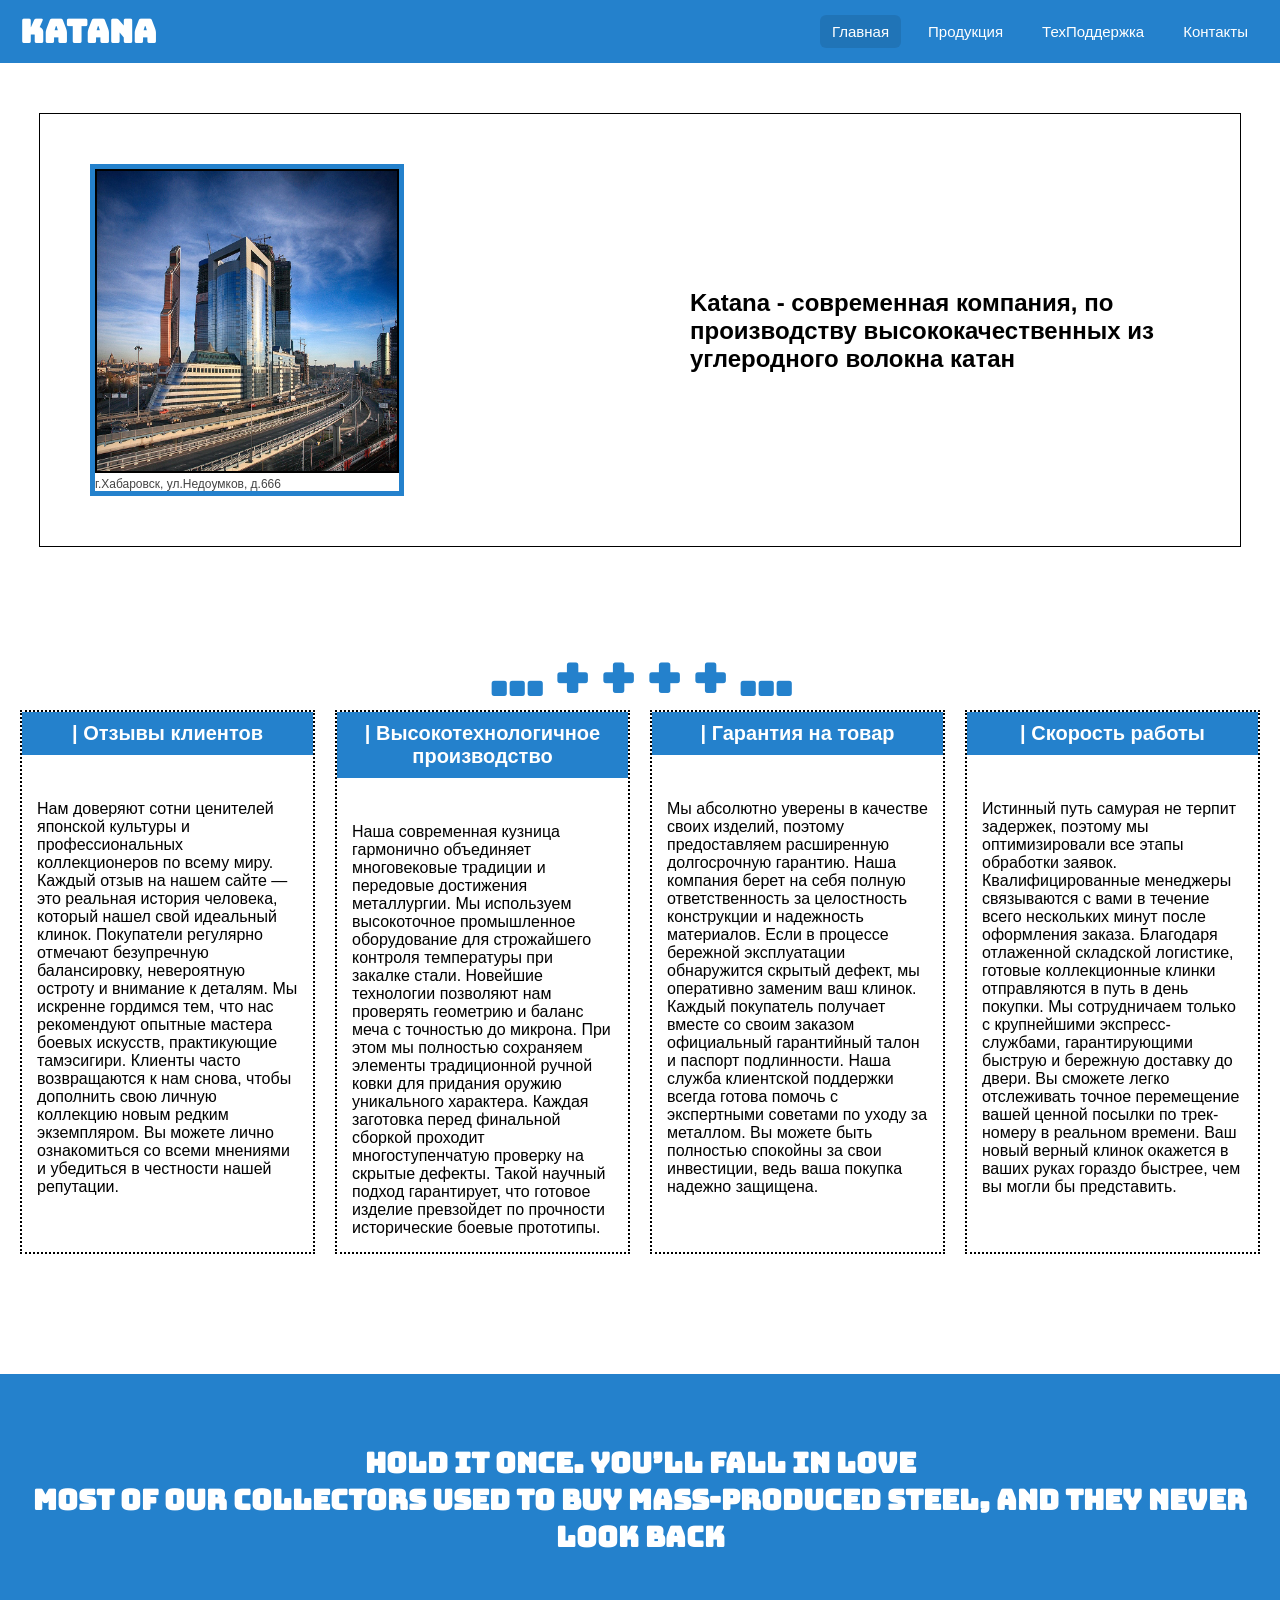
<file: index.html>
<!DOCTYPE html>
<html lang="ru">
<head>
    <meta charset="UTF-8">
    <meta name="viewport" content="width=device-width, initial-scale=1.0">
    <title>Главная — Магазин самурайских мечей</title>
    <link rel="stylesheet" href="style.css">
</head>
<body>

    <!-- Единая шапка -->
    <header class="site-header">
        <div class="logo">KATANA</div>
        <nav class="nav-menu">
            <a href="index.html" class="nav-link active-link">Главная</a>
            <a href="products.html" class="nav-link">Продукция</a>
            <a href="support.html" class="nav-link">ТехПоддержка</a>
            <a href="contacts.html" class="nav-link">Контакты</a>
        </nav>
    </header>

    <main class="container">
        <div class="about-company-main-page info-in-center">
            <div class="about-company-main-page-image">
                <img src="photos/MainOffice.jpg">
                <p>г.Хабаровск, ул.Недоумков, д.666</p>
            </div>
            <h1><b>Katana</b> - современная компания, по производству высококачественных из углеродного волокна катан</h1>
        </div>
        <div class="main-page-pluses">
            <p class="plus-character">... + + + + ...</p>
            <div class="main-page-list">
                <div class="card-pluses">
                    <p class="topic">| Отзывы клиентов</p>
                    <p class="opisanie">Нам доверяют сотни ценителей японской культуры и профессиональных коллекционеров по всему миру. Каждый отзыв на нашем сайте — это реальная история человека, который нашел свой идеальный клинок. Покупатели регулярно отмечают безупречную балансировку, невероятную остроту и внимание к деталям. Мы искренне гордимся тем, что нас рекомендуют опытные мастера боевых искусств, практикующие тамэсигири. Клиенты часто возвращаются к нам снова, чтобы дополнить свою личную коллекцию новым редким экземпляром. Вы можете лично ознакомиться со всеми мнениями и убедиться в честности нашей репутации.</p>
                </div>
                <div class="card-pluses">
                    <p class="topic">| Высокотехнологичное производство</p>
                    <p class="opisanie">Наша современная кузница гармонично объединяет многовековые традиции и передовые достижения металлургии. Мы используем высокоточное промышленное оборудование для строжайшего контроля температуры при закалке стали. Новейшие технологии позволяют нам проверять геометрию и баланс меча с точностью до микрона. При этом мы полностью сохраняем элементы традиционной ручной ковки для придания оружию уникального характера. Каждая заготовка перед финальной сборкой проходит многоступенчатую проверку на скрытые дефекты. Такой научный подход гарантирует, что готовое изделие превзойдет по прочности исторические боевые прототипы.</p>
                </div>
                <div class="card-pluses">
                    <p class="topic">| Гарантия на товар</p>
                    <p class="opisanie">Мы абсолютно уверены в качестве своих изделий, поэтому предоставляем расширенную долгосрочную гарантию. Наша компания берет на себя полную ответственность за целостность конструкции и надежность материалов. Если в процессе бережной эксплуатации обнаружится скрытый дефект, мы оперативно заменим ваш клинок. Каждый покупатель получает вместе со своим заказом официальный гарантийный талон и паспорт подлинности. Наша служба клиентской поддержки всегда готова помочь с экспертными советами по уходу за металлом. Вы можете быть полностью спокойны за свои инвестиции, ведь ваша покупка надежно защищена.</p>
                </div>
                <div class="card-pluses">
                    <p class="topic">| Скорость работы</p>
                    <p class="opisanie">Истинный путь самурая не терпит задержек, поэтому мы оптимизировали все этапы обработки заявок. Квалифицированные менеджеры связываются с вами в течение всего нескольких минут после оформления заказа. Благодаря отлаженной складской логистике, готовые коллекционные клинки отправляются в путь в день покупки. Мы сотрудничаем только с крупнейшими экспресс-службами, гарантирующими быструю и бережную доставку до двери. Вы сможете легко отслеживать точное перемещение вашей ценной посылки по трек-номеру в реальном времени. Ваш новый верный клинок окажется в ваших руках гораздо быстрее, чем вы могли бы представить.</p>
                </div>
            </div>
        </div>
    </main>
    <div class="blue-block-recommendation">
        <h3>Hold it once. You’ll fall in love</p>
        <p>Most of our collectors used to buy mass-produced steel, and they never look back</p>
    </div>

    <script src="script.js"></script>
</body>
</html>
</file>
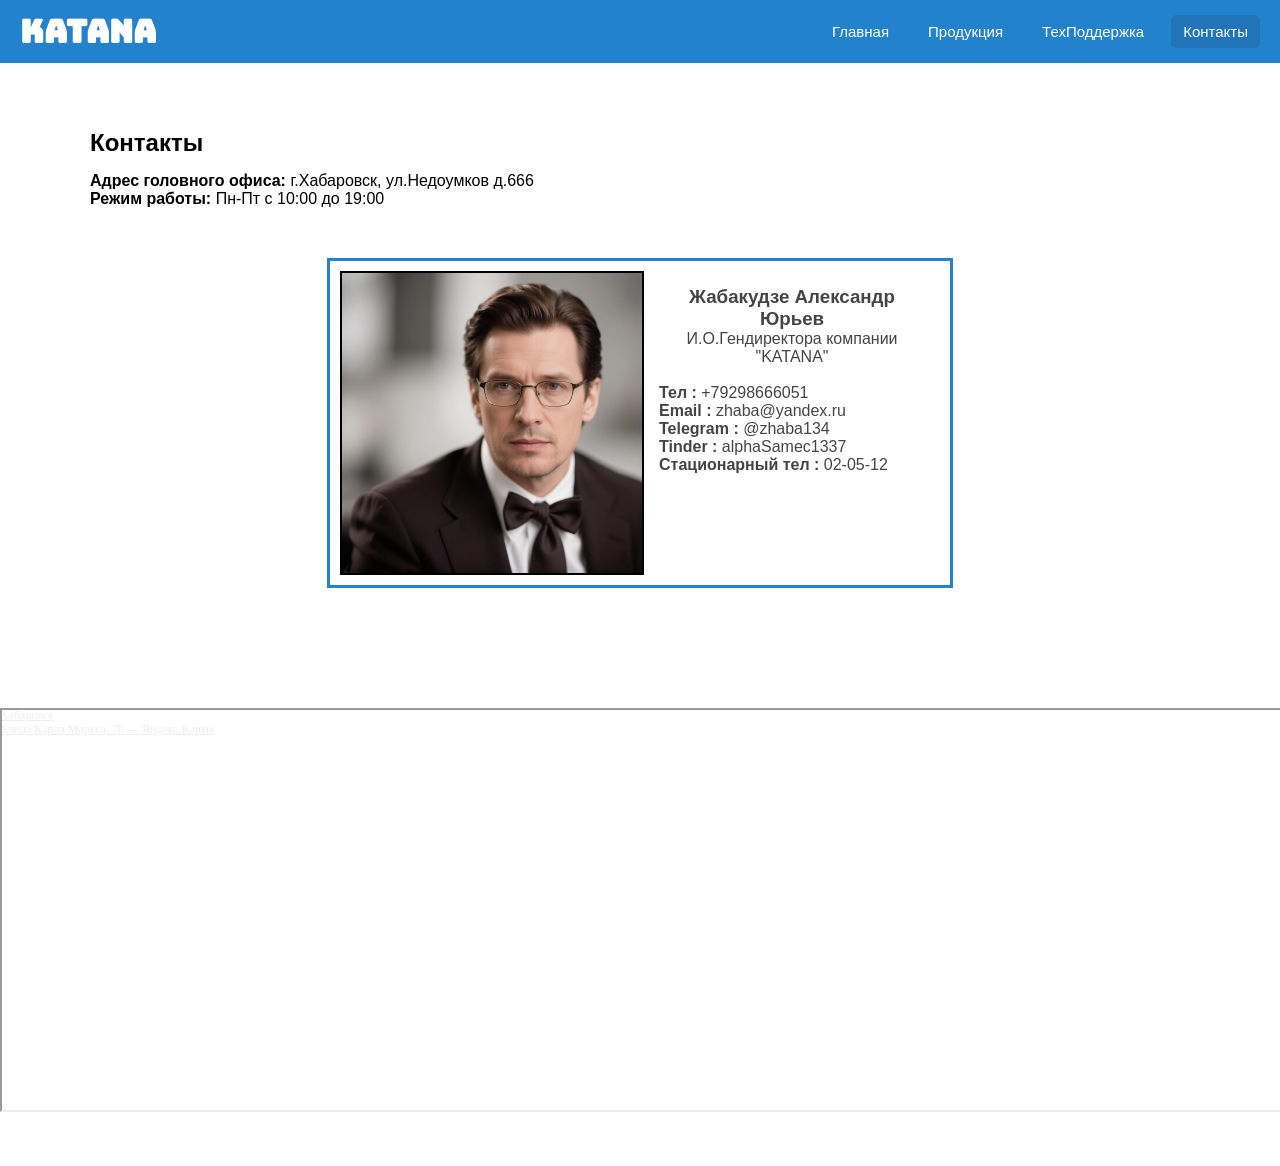
<file: contacts.html>
<!DOCTYPE html>
<html lang="ru">
<head>
    <meta charset="UTF-8">
    <meta name="viewport" content="width=device-width, initial-scale=1.0">
    <title>Контакты — Магазин самурайских мечей</title>
    <link rel="stylesheet" href="style.css">
</head>
<body>

    <header class="site-header">
        <div class="logo">KATANA</div>
        <nav class="nav-menu">
            <a href="index.html" class="nav-link">Главная</a>
            <a href="products.html" class="nav-link">Продукция</a>
            <a href="support.html" class="nav-link">ТехПоддержка</a>
            <a href="contacts.html" class="nav-link active-link">Контакты</a>
        </nav>
    </header>

    <main class="container info-in-center">
        <h1>Контакты</h1>
        <div class="contacts-container">
            <p><strong>Адрес головного офиса:</strong> г.Хабаровск, ул.Недоумков д.666</p>
            <p><strong>Режим работы:</strong> Пн-Пт с 10:00 до 19:00</p>
        </div>
        <div class="flex-and-center">
            <div class="director-card">
                <img src="photos/director.jpeg" class="director-photo">
                <div class="director-info">    
                    <h3 class="to-center">Жабакудзе Александр Юрьев</h3>
                    <p class="to-center">И.О.Гендиректора компании "KATANA"</p>
                    <br>
                    <p class="to-left"><b>Тел : </b>+79298666051</p>
                    <p class="to-left"><b>Email : </b>zhaba@yandex.ru</p>
                    <p class="to-left"><b>Telegram : </b>@zhaba134</p>
                    <p class="to-left"><b>Tinder : </b>alphaSamec1337</p>
                    <p class="to-left"><b>Стационарный тел : </b>02-05-12</p>


                </div>
            </div>
        </div>
    </main>
    <div class="map" style="position:relative;overflow:hidden;"><a href="https://yandex.ru/maps/76/khabarovsk/?utm_medium=mapframe&utm_source=maps" style="color:#eee;font-size:12px;position:absolute;top:0px;">Хабаровск</a><a href="https://yandex.ru/maps/76/khabarovsk/house/ulitsa_karla_marksa_70/ZUoDaAdoSEABWUJua2J1eXpkbAg=/?indoorLevel=1&ll=135.081061%2C48.486640&utm_medium=mapframe&utm_source=maps&z=17.85" style="color:#eee;font-size:12px;position:absolute;top:14px;">Улица Карла Маркса, 70 — Яндекс Карты</a><iframe src="https://yandex.ru/map-widget/v1/?indoorLevel=1&ll=135.081061%2C48.486640&mode=whatshere&whatshere%5Bpoint%5D=135.081234%2C48.486591&whatshere%5Bzoom%5D=17&z=17.85" width="100%" height="400" frameborder="1" allowfullscreen="true" style="position:relative;"></iframe></div>
</body>
</html>
</file>
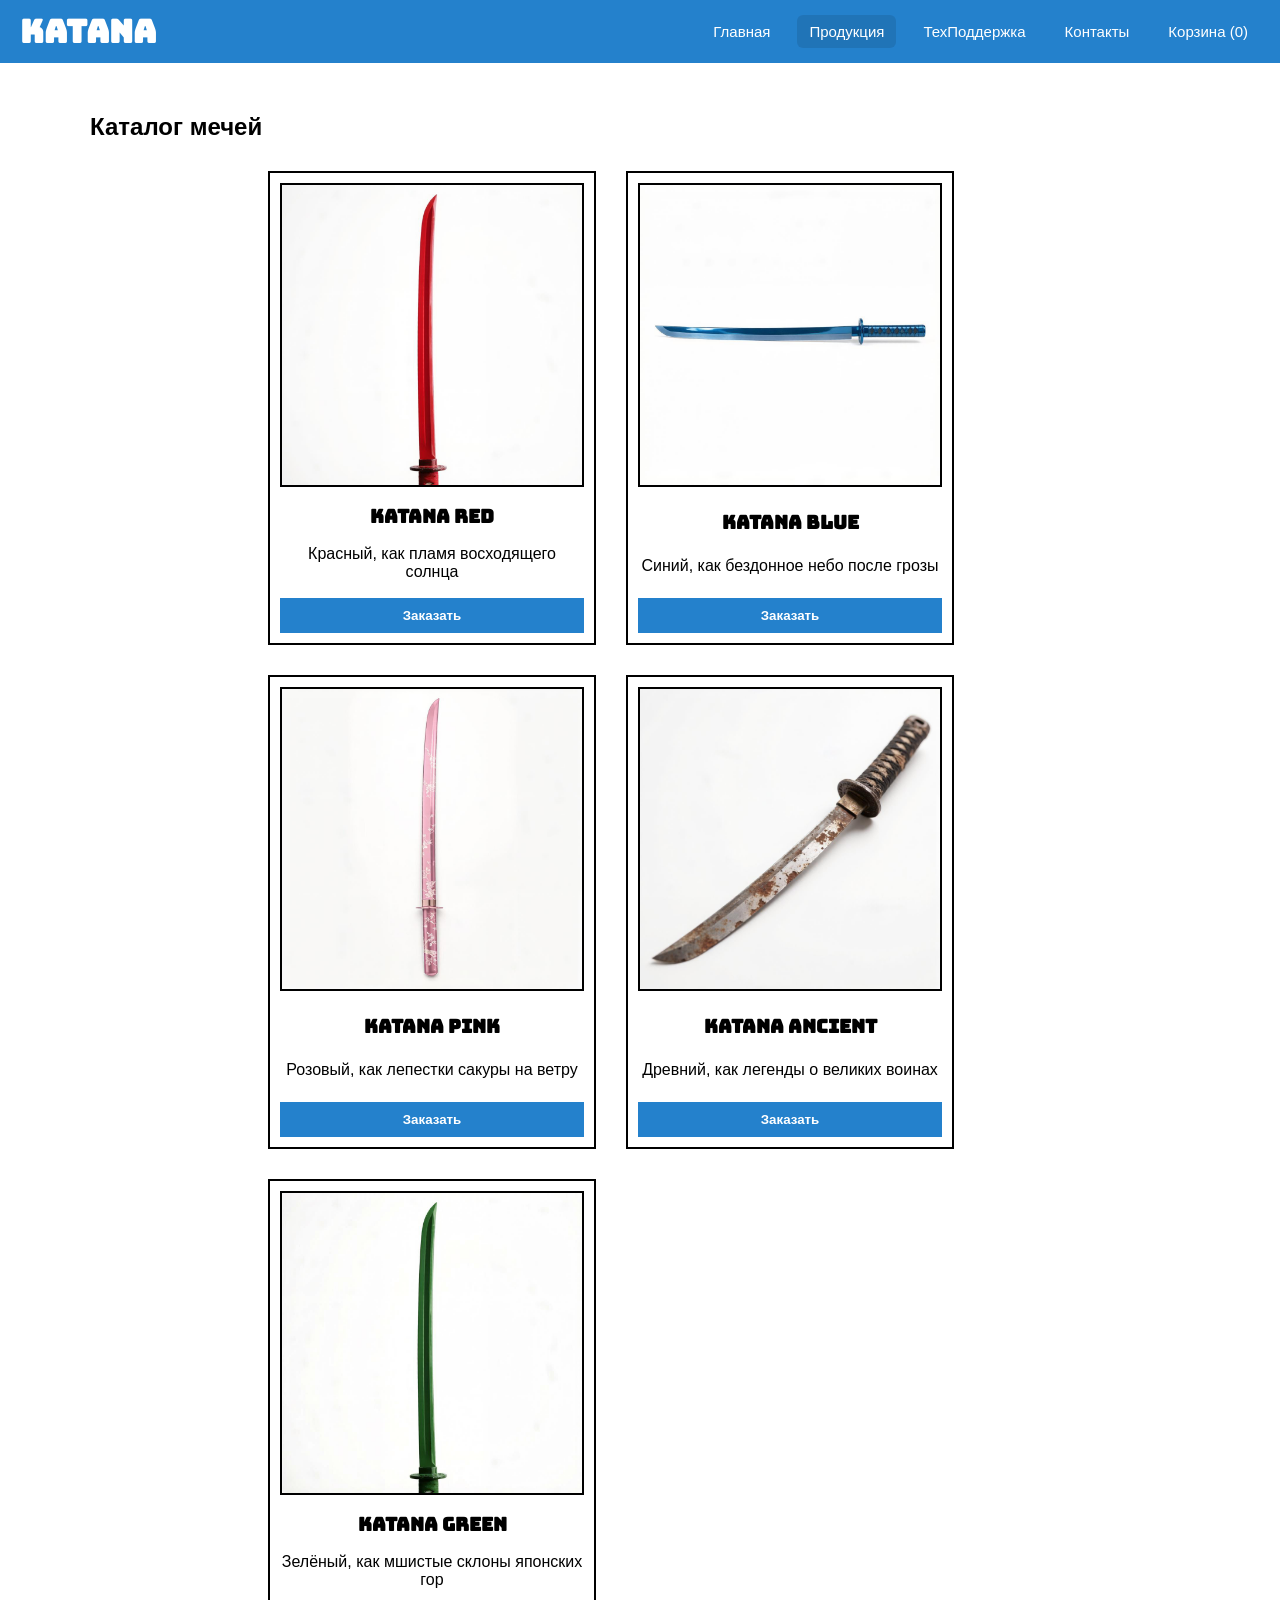
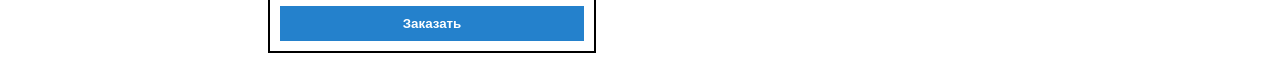
<file: products.html>
<!DOCTYPE html>
<html lang="ru">
<head>
    <meta charset="UTF-8">
    <meta name="viewport" content="width=device-width, initial-scale=1.0">
    <title>Продукция — Магазин самурайских мечей</title>
    <link rel="stylesheet" href="style.css">
</head>
<body>

    <header class="site-header">
        <div class="logo">KATANA</div>
        <nav class="nav-menu">
            <a href="index.html" class="nav-link">Главная</a>
            <a href="products.html" class="nav-link active-link">Продукция</a>
            <a href="support.html" class="nav-link">ТехПоддержка</a>
            <a href="contacts.html" class="nav-link">Контакты</a>

            <a href="#" class="nav-link">Корзина (<span id="cart-counter">0</span>)</a>
        </nav>
    </header>

    <main class="container">
        <h1 class="info-in-center">Каталог мечей</h1>
        <div class="products-flex">
            
            <div class="product-card">
                <img src="photos/red_katana.jpeg">
                <h3>KATANA RED</h3>
                <p>Красный, как пламя восходящего солнца</p>
                <button class="buy-btn">Заказать</button>
            </div>

            <div class="product-card">
                <img src="photos/blue_katana.jpeg">
                <h3>KATANA BLUE</h3>
                <p>Синий, как бездонное небо после грозы</p>
                <button class="buy-btn">Заказать</button>
            </div>

            <div class="product-card">
                <img src="photos/pink_katana.jpeg">
                <h3>KATANA PINK</h3>
                <p>Розовый, как лепестки сакуры на ветру</p>
                <button class="buy-btn">Заказать</button>
            </div>

            <div class="product-card">
                <img src="photos/ancient_katana.jpeg">
                <h3>KATANA ANCIENT</h3>
                <p>Древний, как легенды о великих воинах</p>
                <button class="buy-btn">Заказать</button>
            </div>

            <div class="product-card">
                <img src="photos/green_katana.jpeg">
                <h3>KATANA GREEN</h3>
                <p>Зелёный, как мшистые склоны японских гор</p>
                <button class="buy-btn">Заказать</button>
            </div>
            
        </div>
    </main>

    <script src="script.js"></script>
</body>
</html>
</file>
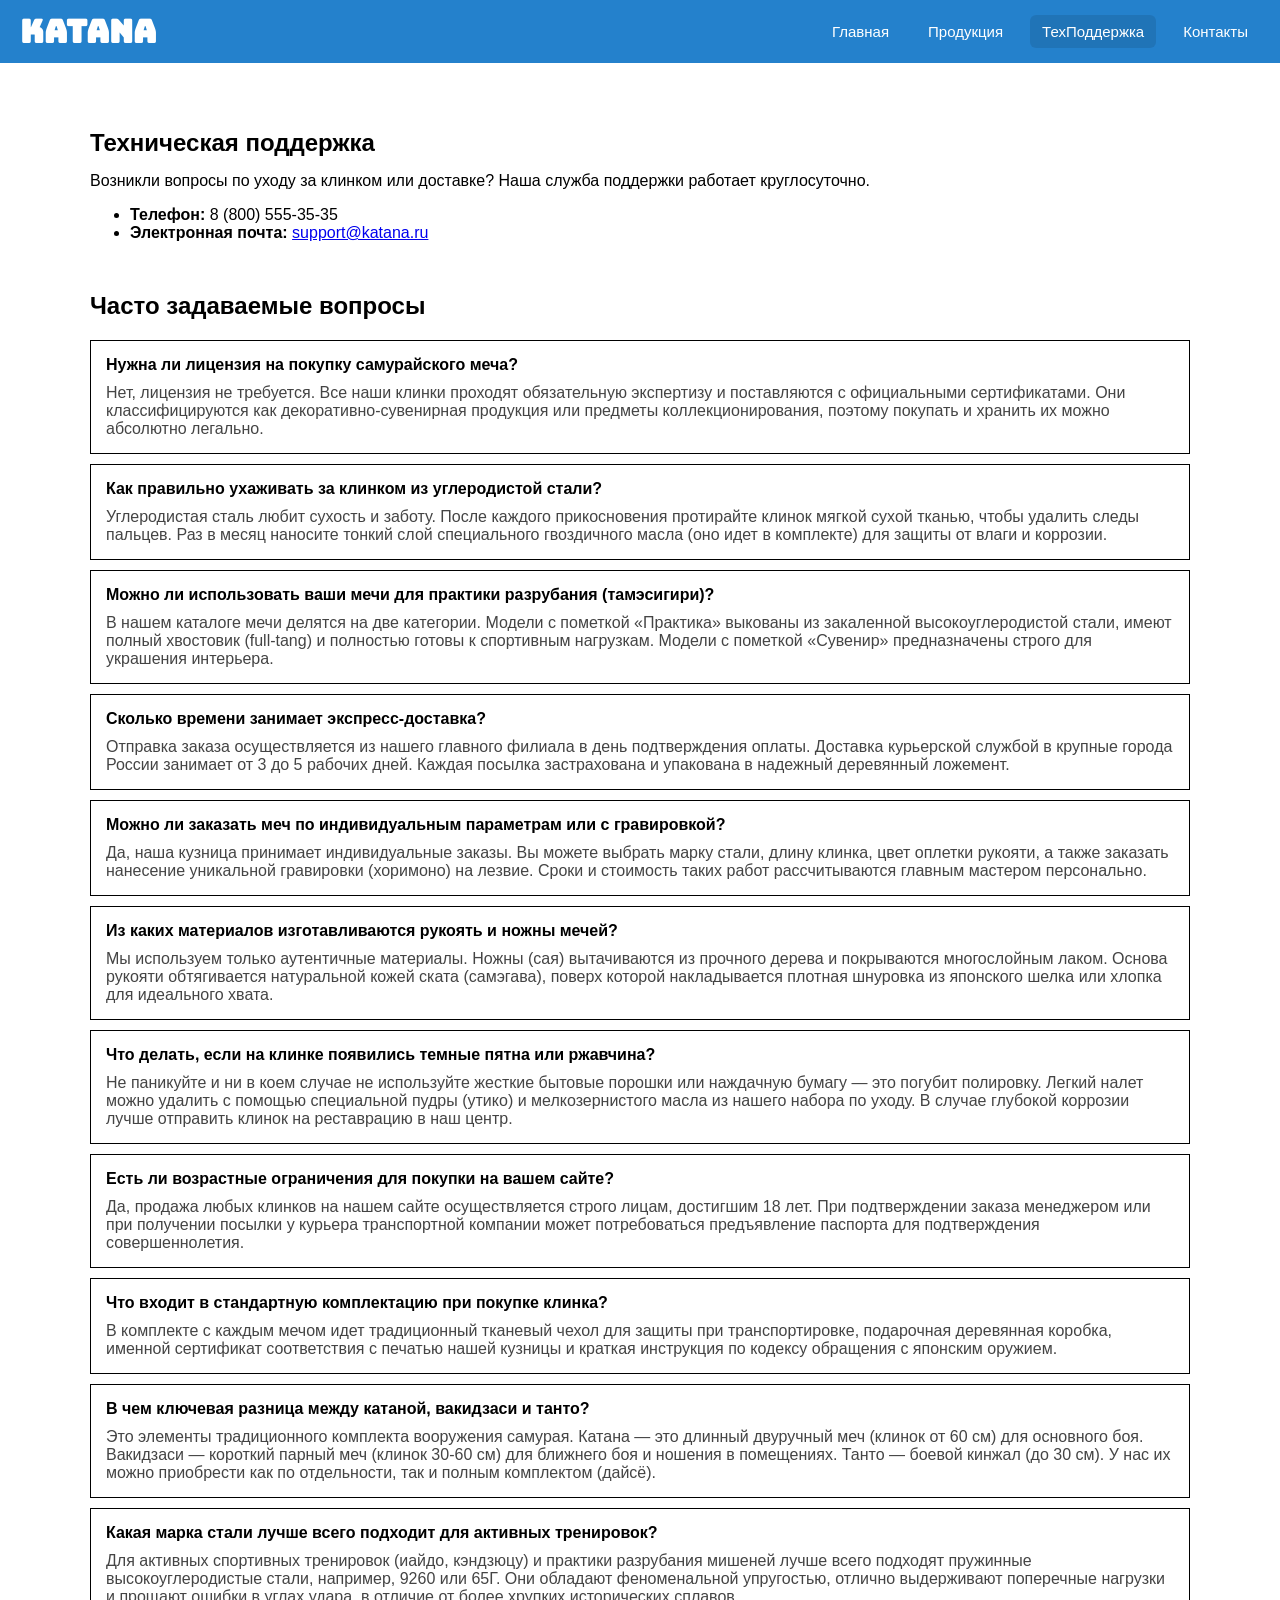
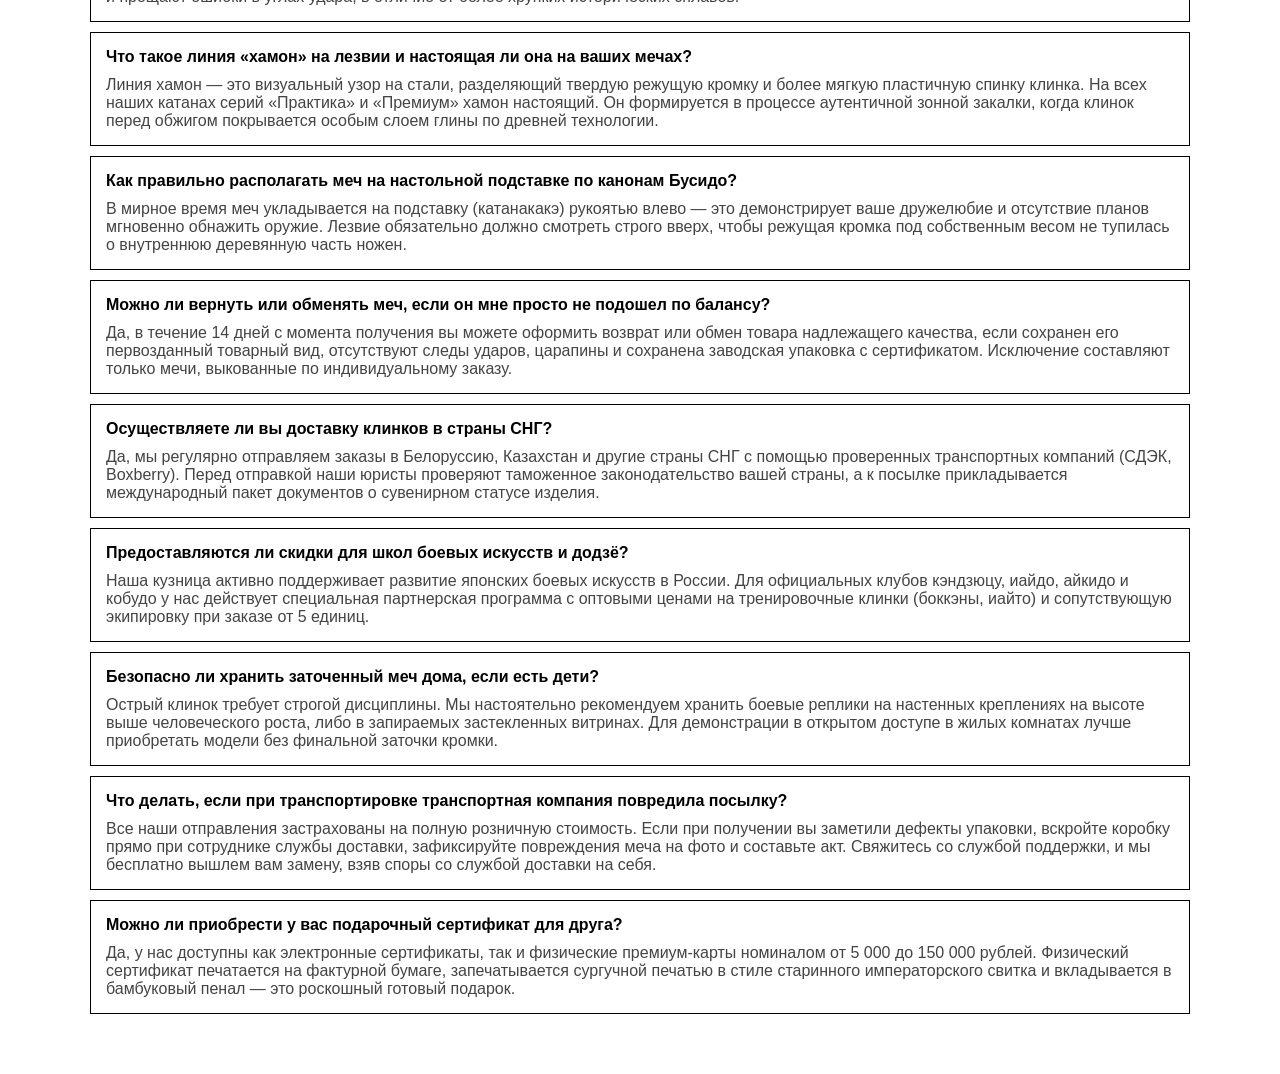
<file: support.html>
<!DOCTYPE html>
<html lang="ru">
<head>
    <meta charset="UTF-8">
    <meta name="viewport" content="width=device-width, initial-scale=1.0">
    <title>ТехПоддержка — Магазин самурайских мечей</title>
    <link rel="stylesheet" href="style.css">
</head>
<body>

    <header class="site-header">
        <div class="logo">KATANA</div>
        <nav class="nav-menu">
            <a href="index.html" class="nav-link">Главная</a>
            <a href="products.html" class="nav-link">Продукция</a>
            <a href="support.html" class="nav-link active-link">ТехПоддержка</a>
            <a href="contacts.html" class="nav-link">Контакты</a>
        </nav>
    </header>

    <main class="container info-in-center">
        <h1>Техническая поддержка</h1>
        <div class="support-info">
            <p>Возникли вопросы по уходу за клинком или доставке? Наша служба поддержки работает круглосуточно.</p>
            <ul>
                <li><b>Телефон:</b> 8 (800) 555-35-35</li>
                <li><b>Электронная почта:</b> <a href="mailto:support@samuraicraft.ru">support@katana.ru</a></li>
            </ul>
        </div>
        <!-- ЧЗВ -->
        <div class="faq">
            <h2>Часто задаваемые вопросы</h2>
            <div class="faq-item">
                <p class="faq-question">Нужна ли лицензия на покупку самурайского меча?</p>
                <div class="faq-answer">
                    <p>Нет, лицензия не требуется. Все наши клинки проходят обязательную экспертизу и поставляются с официальными сертификатами. Они классифицируются как декоративно-сувенирная продукция или предметы коллекционирования, поэтому покупать и хранить их можно абсолютно легально.</p>
                </div>
            </div>
            <div class="faq-item">
                <p class="faq-question">Как правильно ухаживать за клинком из углеродистой стали?</p>
                <div class="faq-answer">
                    <p>Углеродистая сталь любит сухость и заботу. После каждого прикосновения протирайте клинок мягкой сухой тканью, чтобы удалить следы пальцев. Раз в месяц наносите тонкий слой специального гвоздичного масла (оно идет в комплекте) для защиты от влаги и коррозии.</p>
                </div>
            </div>
            <div class="faq-item">
                <p class="faq-question">Можно ли использовать ваши мечи для практики разрубания (тамэсигири)?</p>
                <div class="faq-answer">
                    <p>В нашем каталоге мечи делятся на две категории. Модели с пометкой «Практика» выкованы из закаленной высокоуглеродистой стали, имеют полный хвостовик (full-tang) и полностью готовы к спортивным нагрузкам. Модели с пометкой «Сувенир» предназначены строго для украшения интерьера.</p>
                </div>
            </div>
            <div class="faq-item">
                <p class="faq-question">Сколько времени занимает экспресс-доставка?</p>
                <div class="faq-answer">
                    <p>Отправка заказа осуществляется из нашего главного филиала в день подтверждения оплаты. Доставка курьерской службой в крупные города России занимает от 3 до 5 рабочих дней. Каждая посылка застрахована и упакована в надежный деревянный ложемент.</p>
                </div>
            </div>
            <div class="faq-item">
                <p class="faq-question">Можно ли заказать меч по индивидуальным параметрам или с гравировкой?</p>
                <div class="faq-answer">
                    <p>Да, наша кузница принимает индивидуальные заказы. Вы можете выбрать марку стали, длину клинка, цвет оплетки рукояти, а также заказать нанесение уникальной гравировки (хоримоно) на лезвие. Сроки и стоимость таких работ рассчитываются главным мастером персонально.</p>
                </div>
            </div>
            <div class="faq-item">
                <p class="faq-question">Из каких материалов изготавливаются рукоять и ножны мечей?</p>
                <div class="faq-answer">
                    <p>Мы используем только аутентичные материалы. Ножны (сая) вытачиваются из прочного дерева и покрываются многослойным лаком. Основа рукояти обтягивается натуральной кожей ската (самэгава), поверх которой накладывается плотная шнуровка из японского шелка или хлопка для идеального хвата.</p>
                </div>
            </div>
            <div class="faq-item">
                <p class="faq-question">Что делать, если на клинке появились темные пятна или ржавчина?</p>
                <div class="faq-answer">
                    <p>Не паникуйте и ни в коем случае не используйте жесткие бытовые порошки или наждачную бумагу — это погубит полировку. Легкий налет можно удалить с помощью специальной пудры (утико) и мелкозернистого масла из нашего набора по уходу. В случае глубокой коррозии лучше отправить клинок на реставрацию в наш центр.</p>
                </div>
            </div>
            <div class="faq-item">
                <p class="faq-question">Есть ли возрастные ограничения для покупки на вашем сайте?</p>
                <div class="faq-answer">
                    <p>Да, продажа любых клинков на нашем сайте осуществляется строго лицам, достигшим 18 лет. При подтверждении заказа менеджером или при получении посылки у курьера транспортной компании может потребоваться предъявление паспорта для подтверждения совершеннолетия.</p>
                </div>
            </div>
            <div class="faq-item">
                <p class="faq-question">Что входит в стандартную комплектацию при покупке клинка?</p>
                <div class="faq-answer">
                    <p>В комплекте с каждым мечом идет традиционный тканевый чехол для защиты при транспортировке, подарочная деревянная коробка, именной сертификат соответствия с печатью нашей кузницы и краткая инструкция по кодексу обращения с японским оружием.</p>
                </div>
            </div>
            <div class="faq-item">
                <p class="faq-question">В чем ключевая разница между катаной, вакидзаси и танто?</p>
                <div class="faq-answer">
                    <p>Это элементы традиционного комплекта вооружения самурая. Катана — это длинный двуручный меч (клинок от 60 см) для основного боя. Вакидзаси — короткий парный меч (клинок 30-60 см) для ближнего боя и ношения в помещениях. Танто — боевой кинжал (до 30 см). У нас их можно приобрести как по отдельности, так и полным комплектом (дайсё).</p>
                </div>
            </div>
            <div class="faq-item">
                <p class="faq-question">Какая марка стали лучше всего подходит для активных тренировок?</p>
                <div class="faq-answer">
                    <p>Для активных спортивных тренировок (иайдо, кэндзюцу) и практики разрубания мишеней лучше всего подходят пружинные высокоуглеродистые стали, например, 9260 или 65Г. Они обладают феноменальной упругостью, отлично выдерживают поперечные нагрузки и прощают ошибки в углах удара, в отличие от более хрупких исторических сплавов.</p>
                </div>
            </div>
            <div class="faq-item">
                <p class="faq-question">Что такое линия «хамон» на лезвии и настоящая ли она на ваших мечах?</p>
                <div class="faq-answer">
                    <p>Линия хамон — это визуальный узор на стали, разделяющий твердую режущую кромку и более мягкую пластичную спинку клинка. На всех наших катанах серий «Практика» и «Премиум» хамон настоящий. Он формируется в процессе аутентичной зонной закалки, когда клинок перед обжигом покрывается особым слоем глины по древней технологии.</p>
                </div>
            </div>
            <div class="faq-item">
                <p class="faq-question">Как правильно располагать меч на настольной подставке по канонам Бусидо?</p>
                <div class="faq-answer">
                    <p>В мирное время меч укладывается на подставку (катанакакэ) рукоятью влево — это демонстрирует ваше дружелюбие и отсутствие планов мгновенно обнажить оружие. Лезвие обязательно должно смотреть строго вверх, чтобы режущая кромка под собственным весом не тупилась о внутреннюю деревянную часть ножен.</p>
                </div>
            </div>
            <div class="faq-item">
                <p class="faq-question">Можно ли вернуть или обменять меч, если он мне просто не подошел по балансу?</p>
                <div class="faq-answer">
                    <p>Да, в течение 14 дней с момента получения вы можете оформить возврат или обмен товара надлежащего качества, если сохранен его первозданный товарный вид, отсутствуют следы ударов, царапины и сохранена заводская упаковка с сертификатом. Исключение составляют только мечи, выкованные по индивидуальному заказу.</p>
                </div>
            </div>
            <div class="faq-item">
                <p class="faq-question">Осуществляете ли вы доставку клинков в страны СНГ?</p>
                <div class="faq-answer">
                    <p>Да, мы регулярно отправляем заказы в Белоруссию, Казахстан и другие страны СНГ с помощью проверенных транспортных компаний (СДЭК, Boxberry). Перед отправкой наши юристы проверяют таможенное законодательство вашей страны, а к посылке прикладывается международный пакет документов о сувенирном статусе изделия.</p>
                </div>
            </div>
            <div class="faq-item">
                <p class="faq-question">Предоставляются ли скидки для школ боевых искусств и додзё?</p>
                <div class="faq-answer">
                    <p>Наша кузница активно поддерживает развитие японских боевых искусств в России. Для официальных клубов кэндзюцу, иайдо, айкидо и кобудо у нас действует специальная партнерская программа с оптовыми ценами на тренировочные клинки (боккэны, иайто) и сопутствующую экипировку при заказе от 5 единиц.</p>
                </div>
            </div>
            <div class="faq-item">
                <p class="faq-question">Безопасно ли хранить заточенный меч дома, если есть дети?</p>
                <div class="faq-answer">
                    <p>Острый клинок требует строгой дисциплины. Мы настоятельно рекомендуем хранить боевые реплики на настенных креплениях на высоте выше человеческого роста, либо в запираемых застекленных витринах. Для демонстрации в открытом доступе в жилых комнатах лучше приобретать модели без финальной заточки кромки.</p>
                </div>
            </div>
            <div class="faq-item">
                <p class="faq-question">Что делать, если при транспортировке транспортная компания повредила посылку?</p>
                <div class="faq-answer">
                    <p>Все наши отправления застрахованы на полную розничную стоимость. Если при получении вы заметили дефекты упаковки, вскройте коробку прямо при сотруднике службы доставки, зафиксируйте повреждения меча на фото и составьте акт. Свяжитесь со службой поддержки, и мы бесплатно вышлем вам замену, взяв споры со службой доставки на себя.</p>
                </div>
            </div>
            <div class="faq-item">
                <p class="faq-question">Можно ли приобрести у вас подарочный сертификат для друга?</p>
                <div class="faq-answer">
                    <p>Да, у нас доступны как электронные сертификаты, так и физические премиум-карты номиналом от 5 000 до 150 000 рублей. Физический сертификат печатается на фактурной бумаге, запечатывается сургучной печатью в стиле старинного императорского свитка и вкладывается в бамбуковый пенал — это роскошный готовый подарок.</p>
                </div>
            </div>
        </div>
    </main>

    <script src="script.js"></script>
</body>
</html>
</file>
<file: style.css>
@font-face {
    font-family: "Bungee";
    src: url(fonts/Bungee-Regular.ttf);
}

body {
    margin: 0;
    padding: 0;
}

.container {
    font-family: Geneva, Verdana, sans-serif;
    padding: 20px;
}

.info-in-center {
    max-width: 1100px;
    margin: 30px auto;
}

.site-header {
    background-color: #2481cc; /* Фирменный синий цвет Telegram */
    padding: 10px 20px;
    display: flex;
    justify-content: space-between;
    align-items: center;
    position: sticky;
    top: 0;
    z-index: 1000;
}

.logo {
    font-family: "Bungee";
    color: #ffffff;
    font-size: 32px;
    font-weight: 600;
}

.nav-menu {
    font-family: Geneva, Verdana, sans-serif;
    display: flex;
    gap: 15px;
}

.nav-link {
    color: #ffffff;
    text-decoration: none;
    font-size: 15px;
    padding: 8px 12px;
    border-radius: 6px;
    transition: background 0.2s;
}

/* Эффект при наведении */
.nav-link:hover, .active-link {
    background-color: rgba(0, 0, 0, 0.1);
}
/* Адаптивность шапки и навигации */
@media (max-width: 768px) {
    .logo { display: none; }
    .nav-menu { gap: 5px; }
    .nav-link { font-size: 12px; }
}

/* --- Главная ---  */
.about-company-main-page {
    display: flex;
    align-items: center;
    justify-content: space-between;
    border: 1px solid black;
    padding: 50px;
}
@media (max-width: 768px) {
    .about-company-main-page {
        flex-direction: column;
        text-align: center;
    }
}
h1 {
    margin-bottom: 15px;
    font-size: 24px;
}
.about-company-main-page h1 {
    width: 500px;
}
.about-company-main-page p {
    font-size: 12px;
    color: #444;
}
.about-company-main-page-image {
    border: 5px solid #2481cc;
}
/* Список плюсов */
.main-page-pluses {
    margin: 100px 0;
}
.plus-character {
    font-family: "Bungee";
    font-weight: bold;
    font-size: 48px;
    text-align: center;
    color: #2481cc;
}
.main-page-list {
    display: flex;
    flex-direction: row;
    gap: 20px;
}
.card-pluses {
    min-height: 500px;
    width: 25%;
    border: 2px dotted black;
}
.card-pluses .topic {
    text-align: center;
    font-weight: bold;
    font-size: 20px;
    margin-bottom: 30px;
    background: #2481cc;
    color: white;
    padding: 10px;
}
.card-pluses .opisanie {
    font-size: 16px;
    padding: 15px;
}
@media (max-width: 768px) {
    .main-page-list {
        flex-direction: column;
        align-items: center;
    }
    .card-pluses {
        width: 100%;
        max-width: 500px;
    }
}
.blue-block-recommendation {
    display: flex;
    flex-direction: column;
    width: 100%;
    height: 250px;
    background: #2481cc;
    font-family: "Bungee", sans-serif;
    font-size: 24px;
    font-weight: bold;
    color: white;
    justify-content: center;
    align-items: center;
    text-align: center;
}
/* --- Продукция --- */
h3, p {
    margin: 0;
}
.products-flex {
    display: flex;
    flex-wrap: wrap;
    gap: 30px;
    margin: 0 20%;
}

.product-card {
    display: flex;
    flex-direction: column;
    border: 2px solid black;
    padding: 10px;
    height: 450px;
    width: 304px;
    text-align: center;
    align-items: center;
    justify-content: space-between;
}

img {
    width: 300px;
    height: 300px;
    border: 2px solid black;
}

.buy-btn {
    background-color: #2481cc;
    color: white;
    border: none;
    padding: 10px 20px;
    cursor: pointer;
    width: 100%;
    font-weight: bold;
}

.buy-btn:hover {
    background-color: #1c71b7;
}

h3 {
    font-family: "Bungee";
}

/* --- Контакты и Карта --- */
.map {
    margin: 50px 0;
}
/* Директор инфа фото */
.director-card {
    margin: 50px 0;
    display: flex;
    flex-direction: row;
    justify-content: right;
    border: 3px solid #2481cc;
    width: 600px;
    padding: 10px;
}
.director-info {
    padding: 15px;
}
.director-info p, .director-info h3 {
    font-family: Verdana, sans-serif;
    color: #444;
}
.to-left {
    text-align: left;
}
.to-center {
    text-align: center;
}
.flex-element {
    display: flex;
    flex-direction: column;
}
.flex-and-center {
    display: flex;
    flex-direction: column;
    align-items: center;
}
/* Часто задаваемые вопрсоы в странице ТехПоддержка */
.faq {
    margin-top: 50px;
}

.faq-item {
    padding: 15px;
    margin-bottom: 10px;
    border: 1px solid black;
}

.faq-question {
    font-weight: bold;
    font-size: 16px;
}

.faq-answer {
    margin-top: 10px;
    color: #444;
}
</file>
